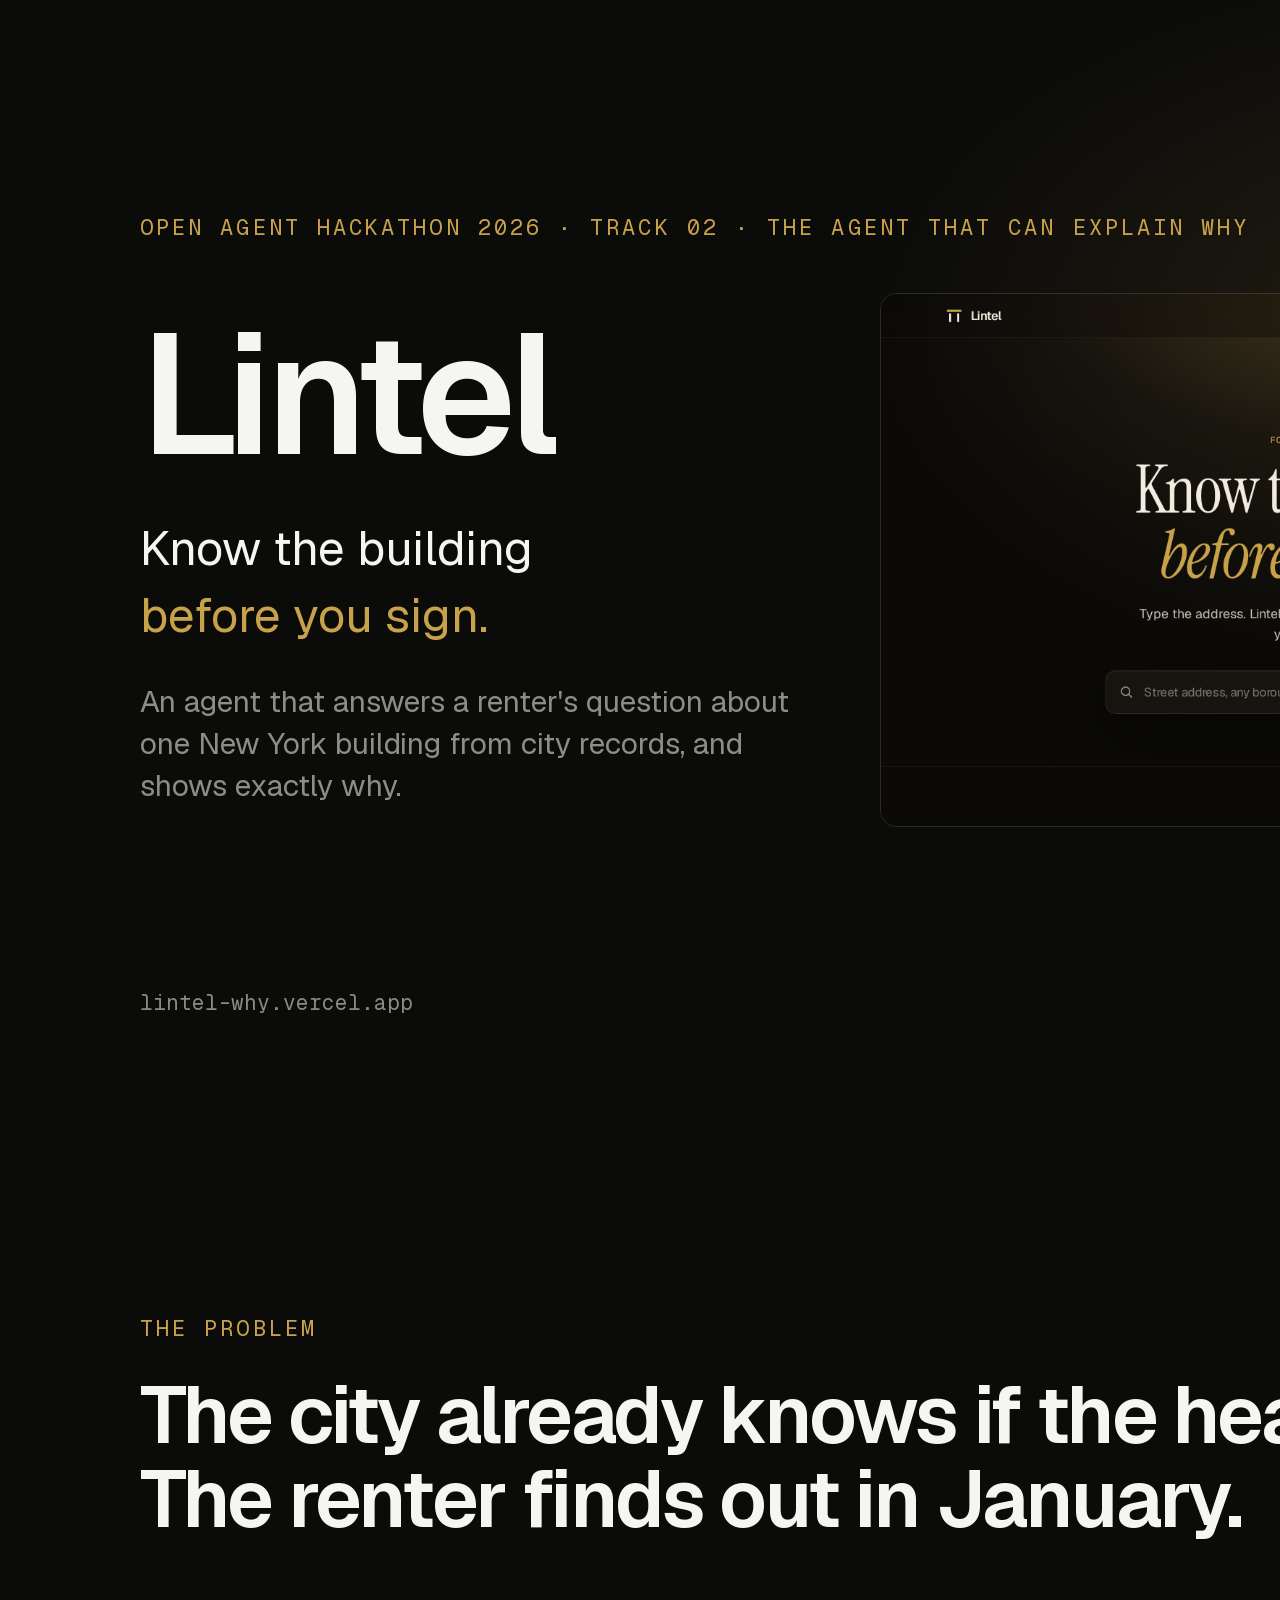
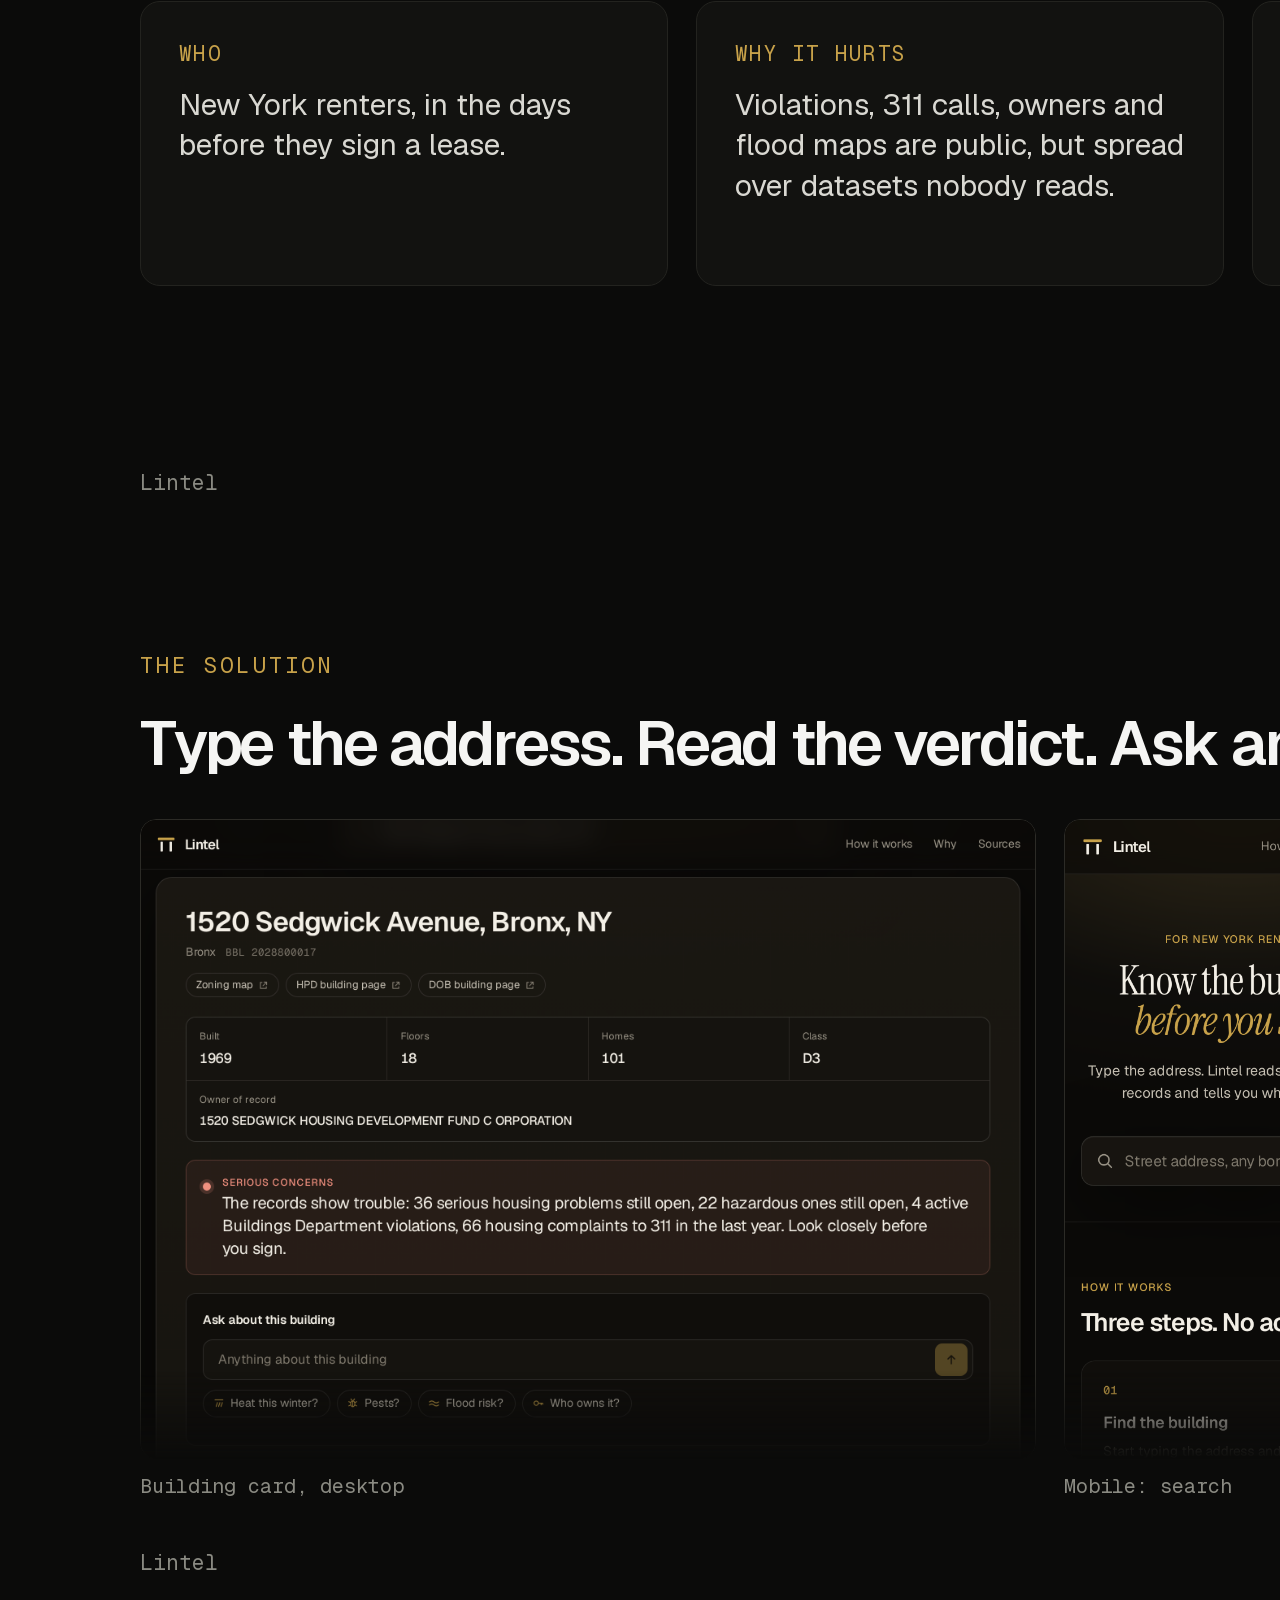
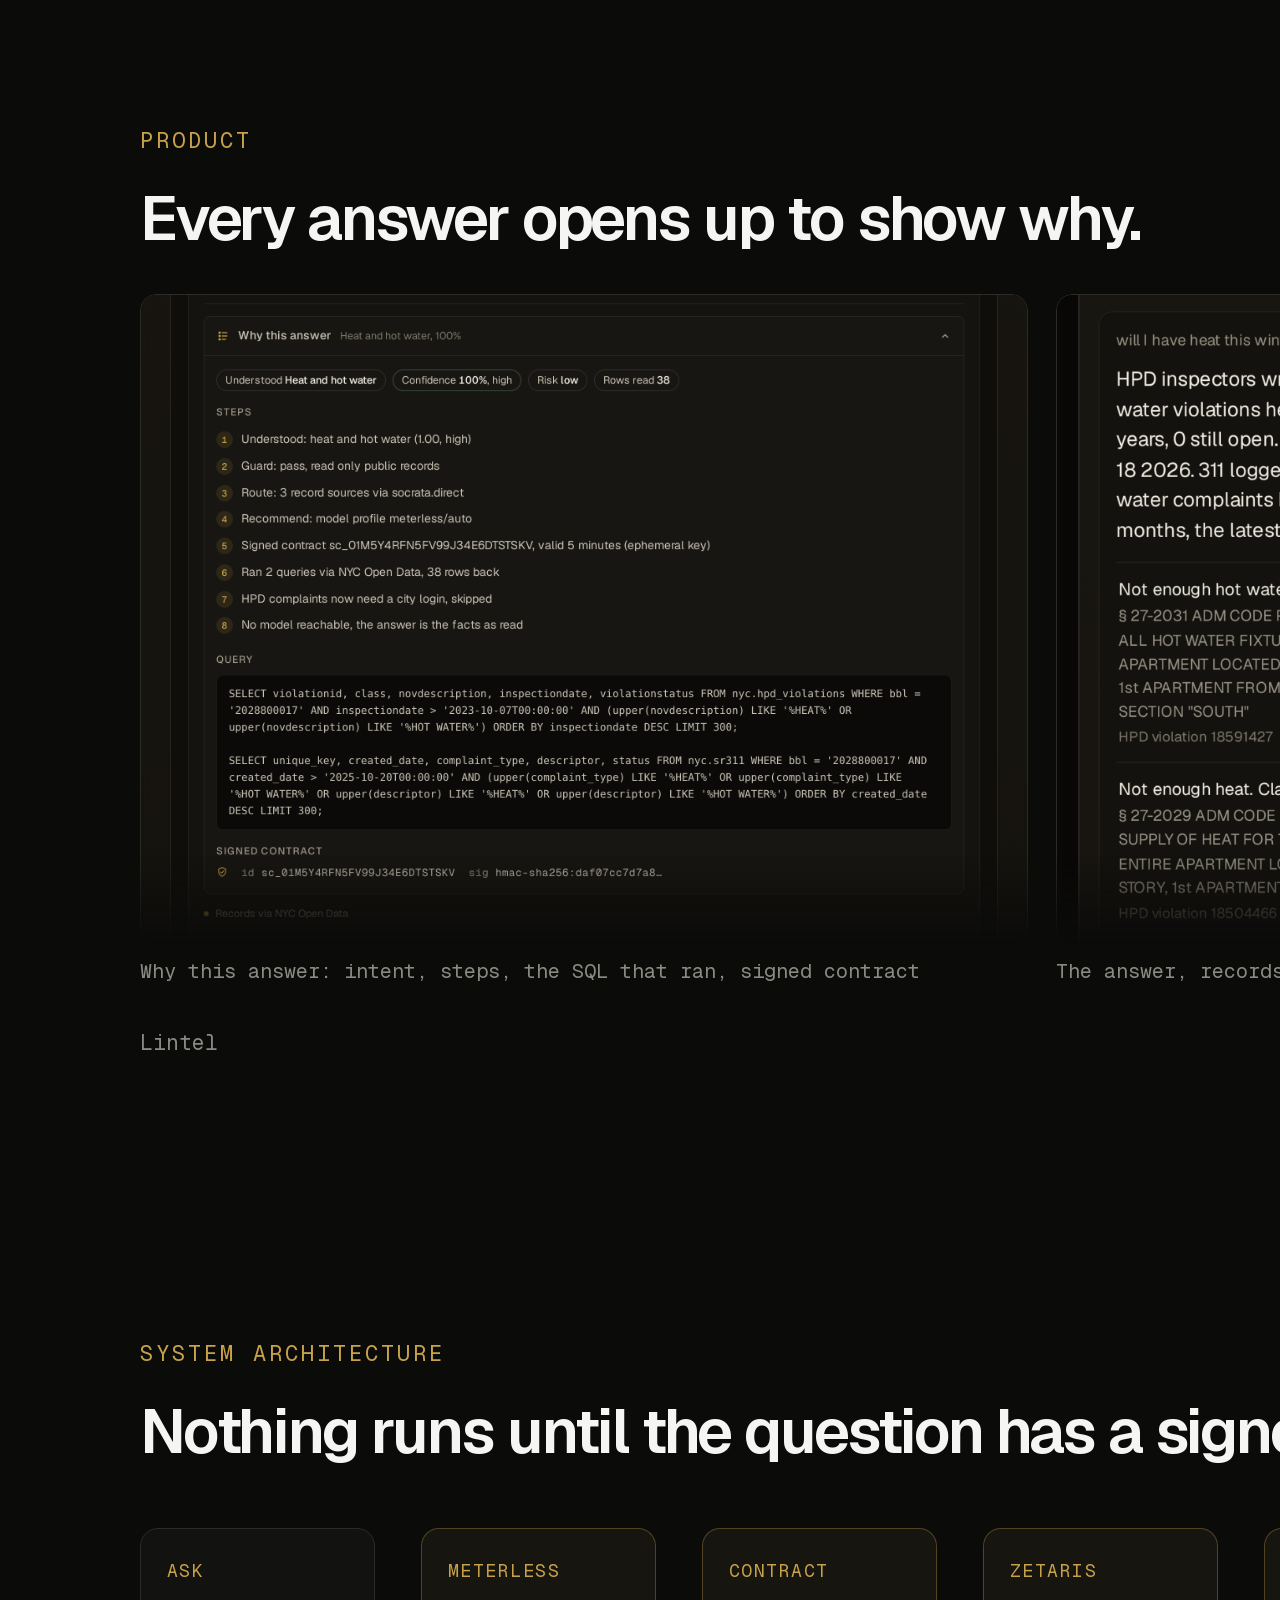
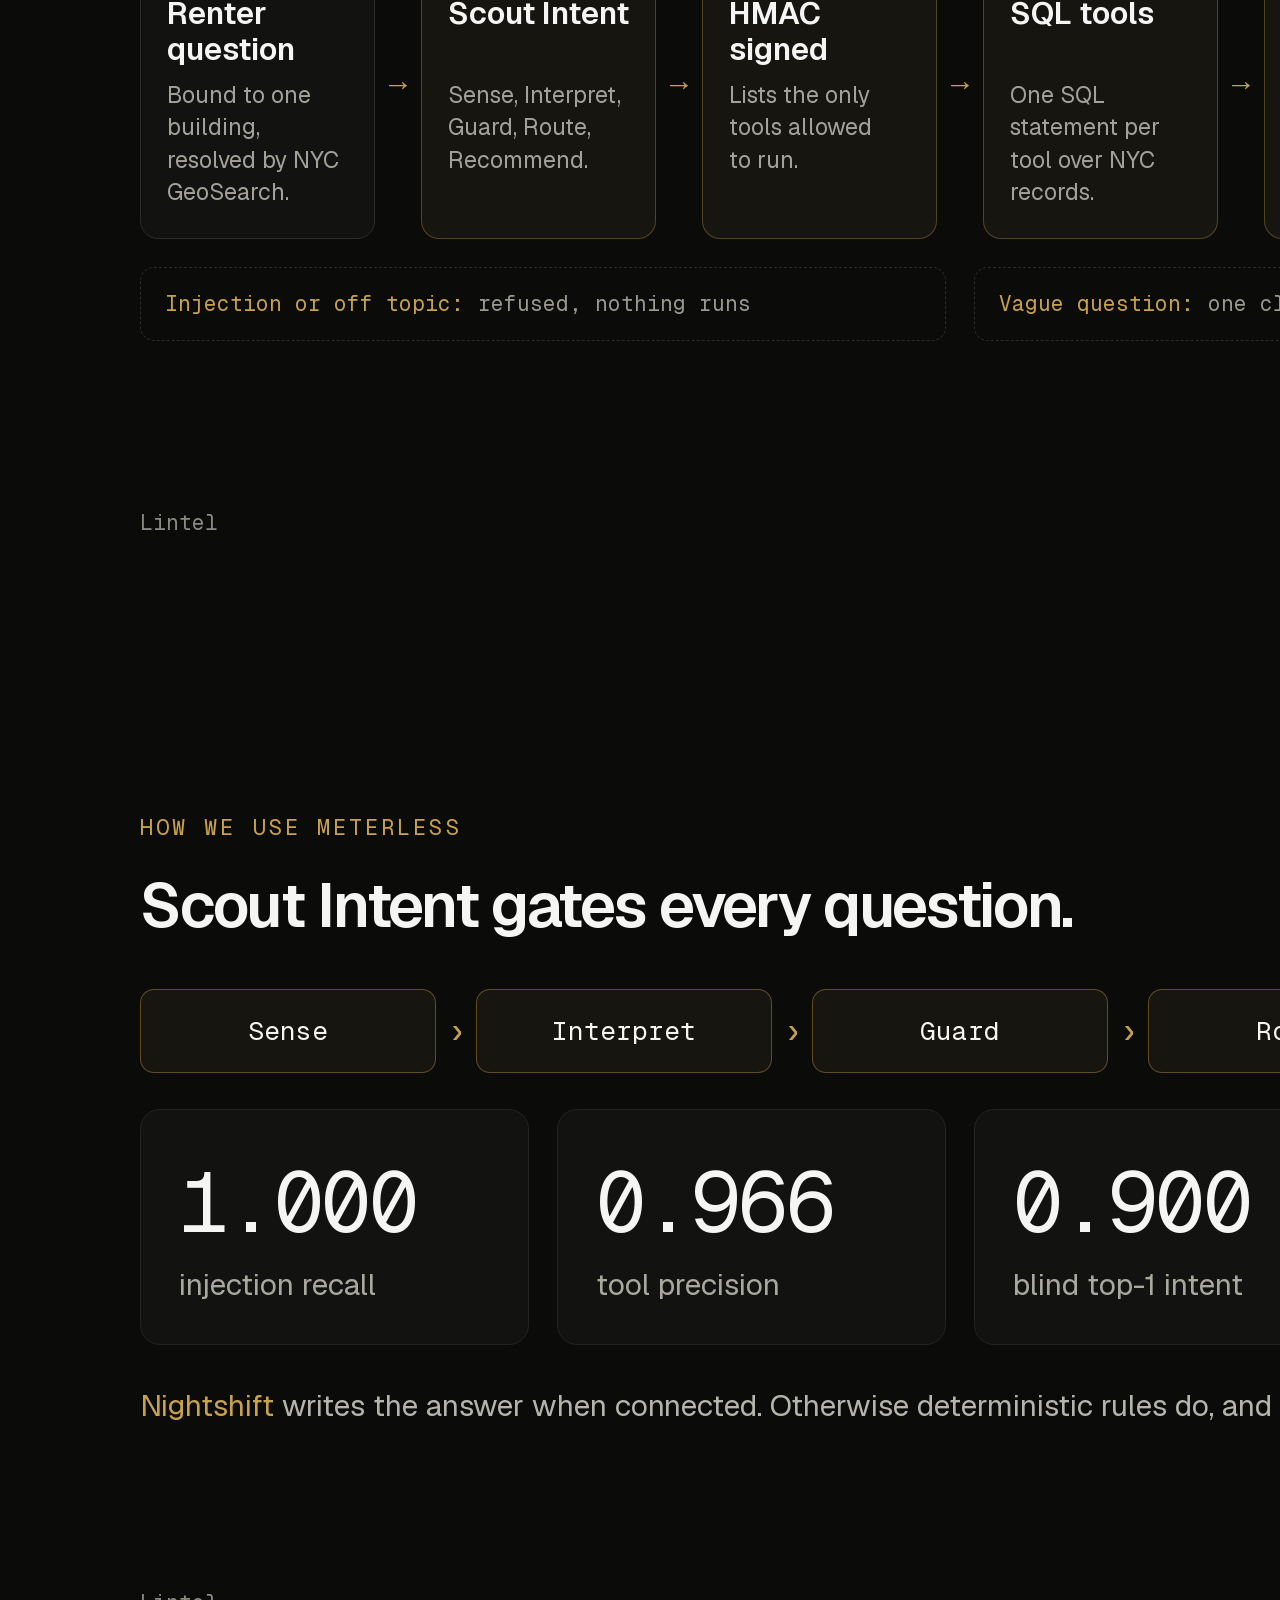
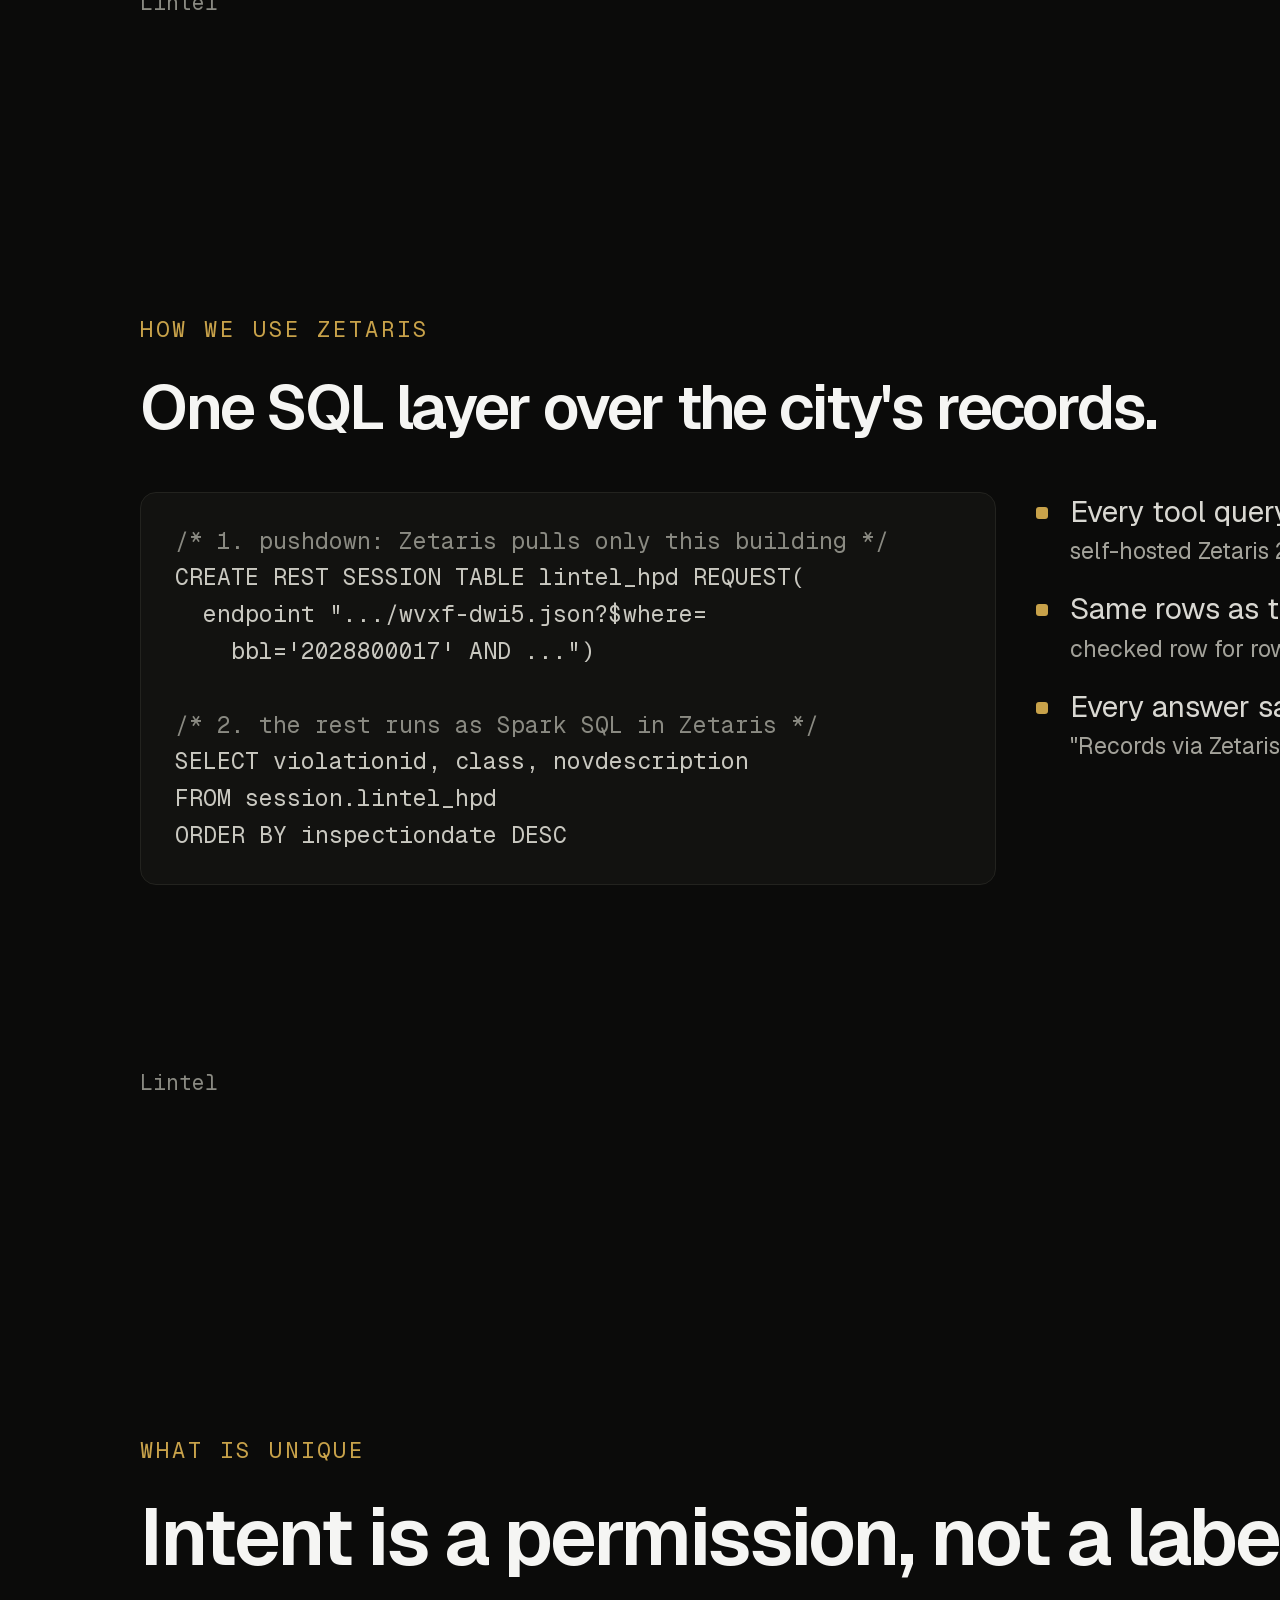
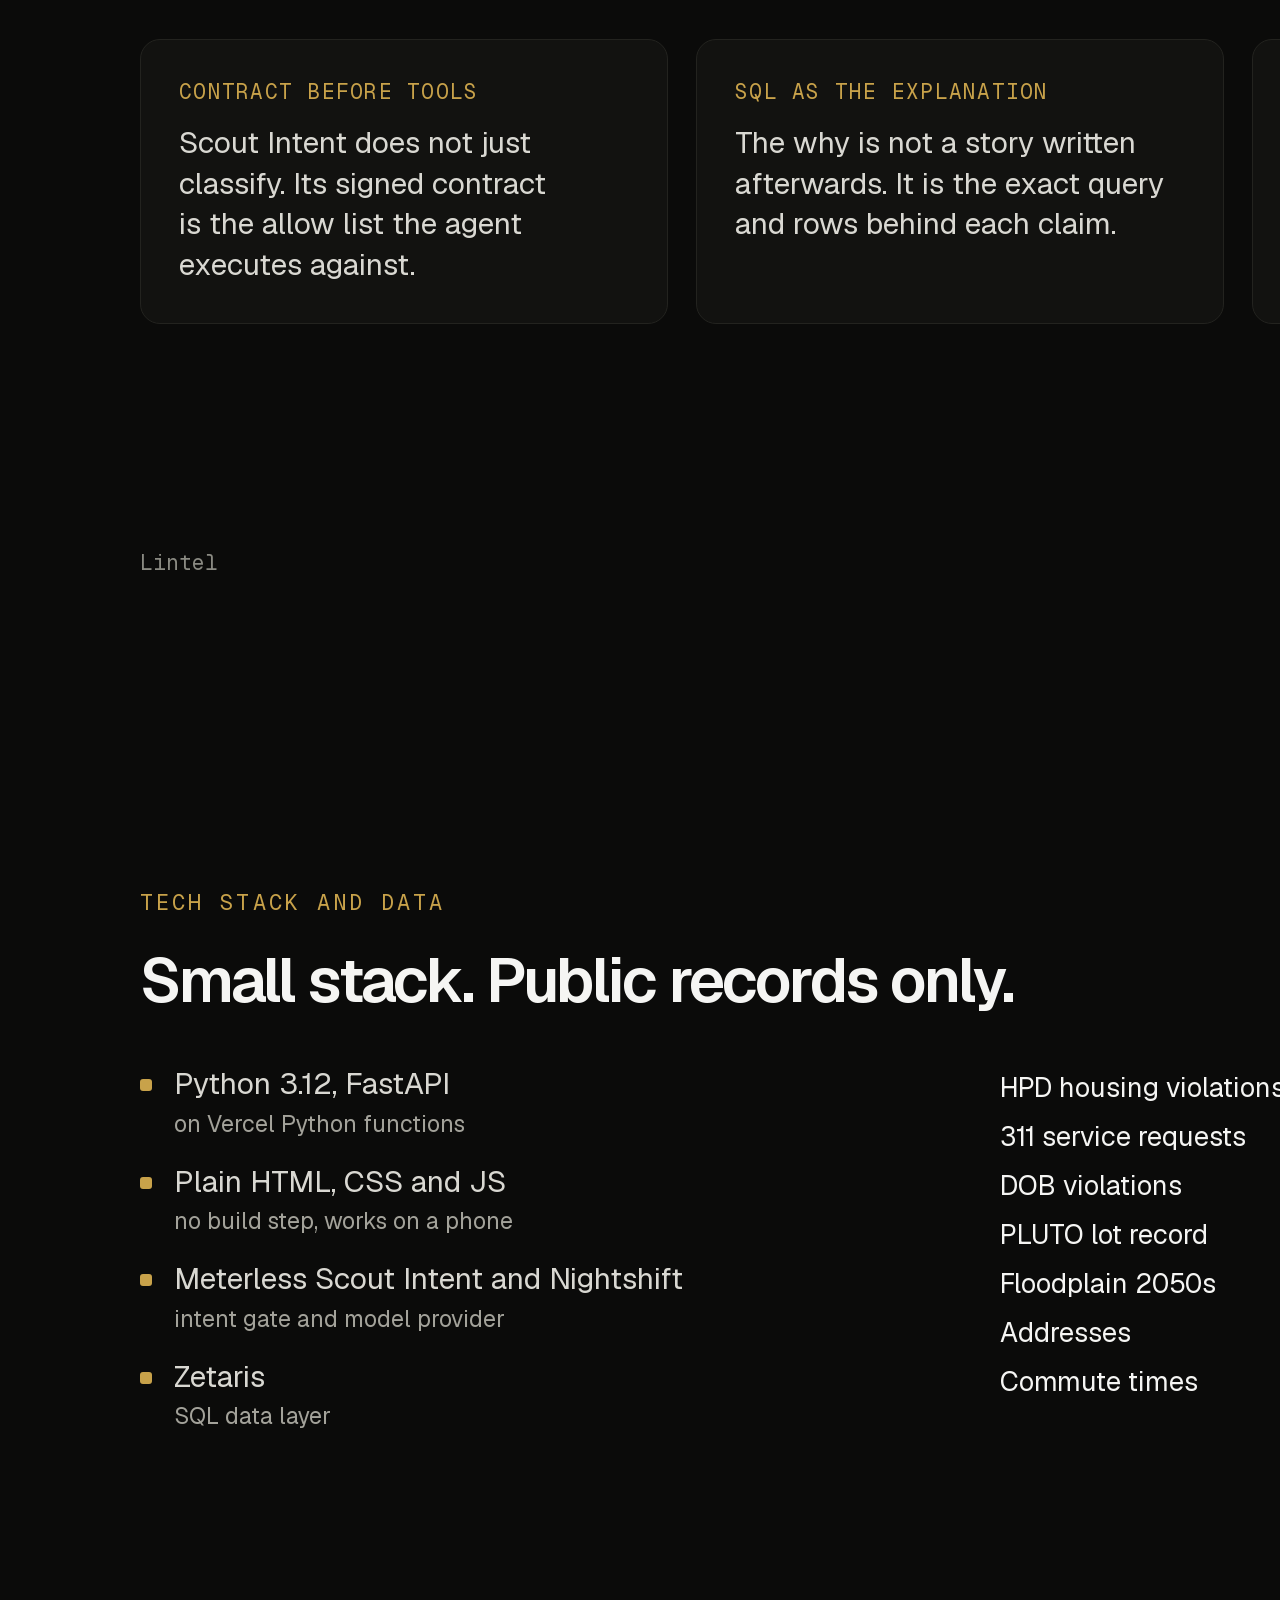
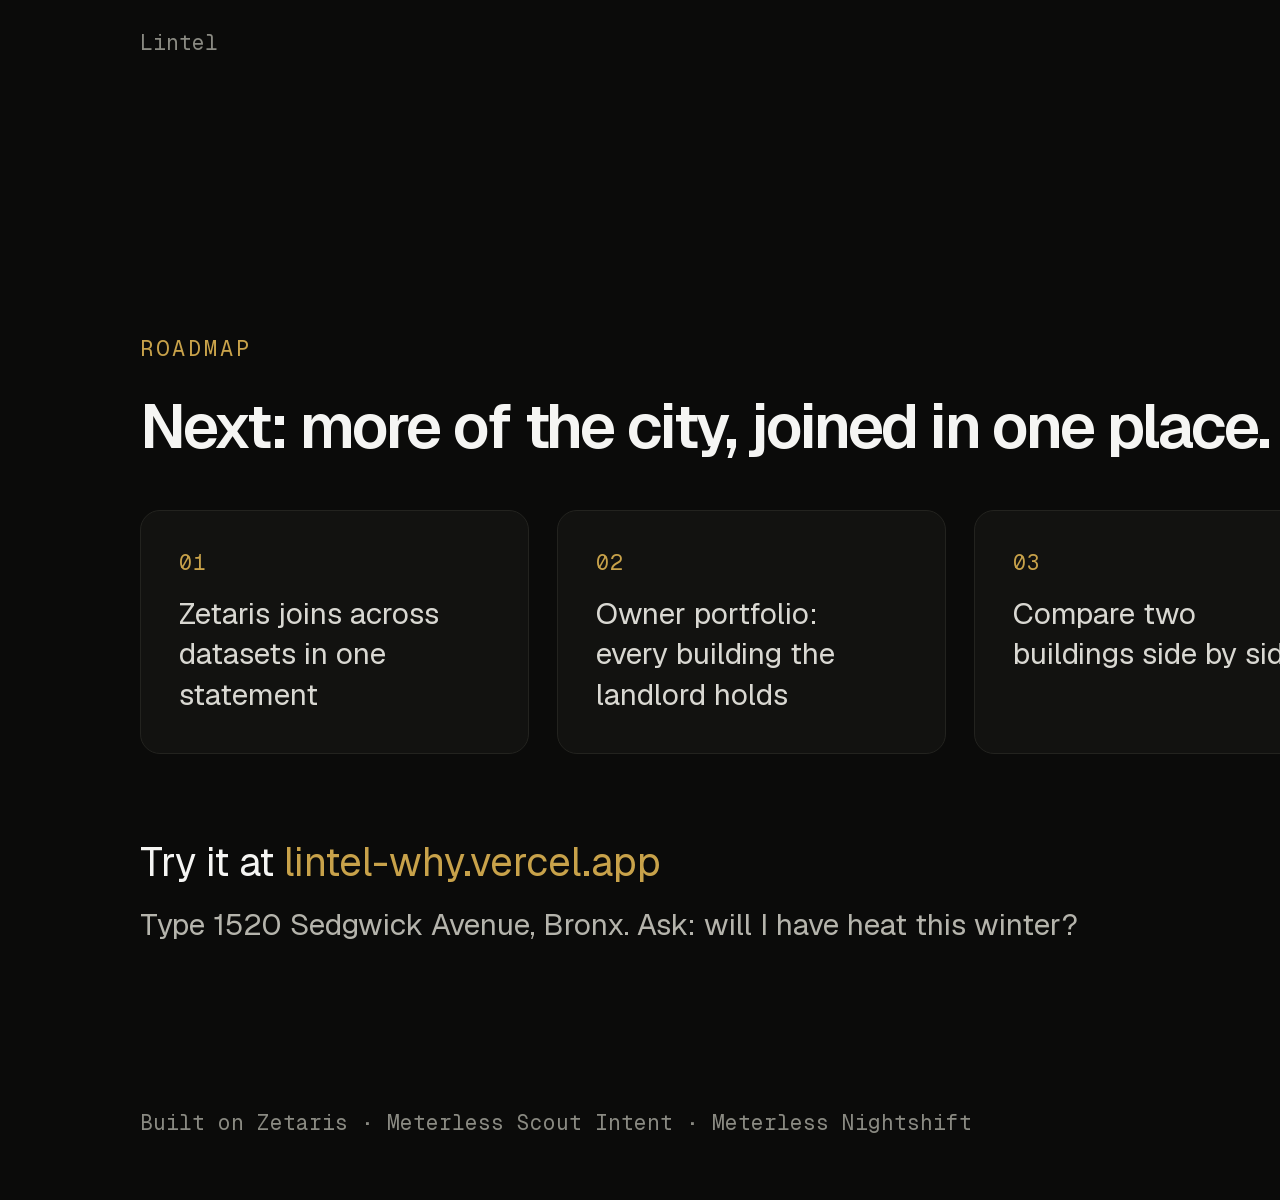
<file: deck/deck.html>
<!doctype html><html><head><meta charset="utf-8"><title>Lintel</title><style>
@font-face{font-family:G;src:url(geist.woff2)}@font-face{font-family:M;src:url(geistmono.woff2)}
@page{size:1920px 1080px;margin:0}*{box-sizing:border-box;margin:0;padding:0}
body{background:#0b0b0a;color:#f5f5f3;font-family:G}
span,p,small,div{text-wrap:pretty}
.s{width:1920px;height:1080px;padding:110px 140px 150px;position:relative;page-break-after:always;overflow:hidden;display:flex;flex-direction:column;justify-content:center}
.k{font-family:M;font-size:22px;letter-spacing:.14em;text-transform:uppercase;color:#c8a24a;margin-bottom:32px}
h1{font-size:170px;letter-spacing:-.045em;font-weight:600;line-height:.95}
h2{font-size:80px;letter-spacing:-.035em;font-weight:600;line-height:1.04;max-width:1560px}
h2.sm{font-size:62px}
p{font-size:34px;line-height:1.4;color:#8c8d88;max-width:1300px;margin-top:32px}
em{font-style:normal;color:#c8a24a}
.f{position:absolute;bottom:64px;left:140px;right:140px;display:flex;justify-content:space-between;font-family:M;font-size:21px;color:#8a8a82}
.g{display:grid;grid-template-columns:repeat(3,1fr);gap:28px;margin-top:60px}
.c{border:1px solid #23231f;border-radius:20px;padding:38px;background:#121210}
.c b{display:block;font-family:M;color:#c8a24a;font-size:21px;letter-spacing:.06em;text-transform:uppercase;margin-bottom:18px;font-weight:400}
.c span{font-size:30px;line-height:1.35;color:#d9d8d2}
.n+span{color:#a9a89f}
.n{font-family:M;font-size:84px;color:#f5f5f3;letter-spacing:-.03em;margin-bottom:8px}
.shots{display:flex;gap:28px;margin-top:44px;align-items:flex-start}
.shots img{border-radius:16px;border:1px solid #2c2b26;display:block}
.cap{font-family:M;font-size:20px;color:#8a8a82;margin-top:14px}
.glow{position:absolute;inset:0;background:radial-gradient(900px 520px at 78% 30%,rgba(200,162,74,.13),transparent 70%);pointer-events:none}
.flow{display:flex;align-items:stretch;margin-top:64px}
.node{flex:1;border:1px solid #2c2b26;border-radius:18px;background:#121210;padding:30px 26px;display:flex;flex-direction:column}
.node.hi{border-color:#c8a24a55;background:#17150f}
.node b{font-family:M;font-size:18px;letter-spacing:.08em;text-transform:uppercase;color:#c8a24a;font-weight:400;margin-bottom:14px}
.node strong{font-size:31px;font-weight:600;line-height:1.15;margin-bottom:12px;min-height:2.3em}
.node span{font-size:23px;line-height:1.4;color:#a3a29a}
.arr{width:46px;display:flex;align-items:center;justify-content:center;color:#c8a24a;font-family:M;font-size:30px;flex:none}
.side{display:flex;gap:28px;margin-top:28px}
.side div{flex:1;font-family:M;font-size:21px;color:#9a998f;border:1px dashed #2c2b26;border-radius:14px;padding:20px 24px;line-height:1.5}
.side div i{font-style:normal;color:#c8a24a;margin-right:14px}
.pipe{display:flex;gap:40px;margin-top:52px}
.pipe div{flex:1;position:relative;text-align:center;font-family:M;font-size:26px;padding:24px 0;border:1px solid #c8a24a66;border-radius:14px;color:#f5f5f3;background:#17150f}
.mono{font-family:M;font-size:23px;color:#c9c8c0;background:#121210;border:1px solid #23231f;border-radius:16px;padding:30px 34px;line-height:1.6;white-space:pre}
.mono i{font-style:normal;color:#8a8a82}
.two{display:grid;grid-template-columns:1.15fr 1fr;gap:40px;margin-top:52px;align-items:start}
.list{display:flex;flex-direction:column;gap:22px}
.list div{font-size:30px;line-height:1.35;color:#d9d8d2;padding-left:34px;position:relative}
.list div:before{content:"";position:absolute;left:0;top:15px;width:12px;height:12px;border-radius:3px;background:#c8a24a}
.list div small{display:block;font-size:23px;color:#a3a29a;margin-top:4px}
.ds{display:grid;grid-template-columns:1fr auto;gap:14px 28px;font-size:27px;margin-top:6px}
.ds span:nth-child(even){font-family:M;font-size:22px;color:#c8a24a;align-self:center}
.pipe div+div:before{content:"›";position:absolute;left:-30px;top:50%;transform:translateY(-50%);color:#c8a24a;font-size:34px}
.fade{-webkit-mask-image:linear-gradient(#000 86%,transparent);mask-image:linear-gradient(#000 86%,transparent)}
</style></head><body>

<section class="s"><div class="glow"></div><div class="k">Open Agent Hackathon 2026 · Track 02 · The Agent That Can Explain Why</div>
<div style="display:flex;gap:56px;align-items:center;margin-top:20px"><div style="flex:1"><h1>Lintel</h1><p style="font-size:48px;color:#f5f5f3;margin-top:40px">Know the building<br><em>before you sign.</em></p><p style="font-size:30px">An agent that answers a renter's question about one New York building from city records, and shows exactly why.</p></div>
<div class="shots" style="margin-top:0"><img src="crop-hero.png" style="width:900px"></div></div>
<div class="f"><span>lintel-why.vercel.app</span><span>01</span></div></section>

<section class="s"><div class="k">The problem</div><h2>The city already knows if the heat works. The renter finds out in January.</h2><div class="g">
<div class="c"><b>Who</b><span>New York renters, in the days before they sign a lease.</span></div>
<div class="c"><b>Why it hurts</b><span>Violations, 311 calls, owners and flood maps are public, but spread over datasets nobody reads.</span></div>
<div class="c"><b>Example</b><span>1520 Sedgwick Avenue, Bronx: 36 serious and 22 hazardous housing problems open. None of it is on the listing.</span></div></div><div class="f"><span>Lintel</span><span>02</span></div></section>

<section class="s" style="padding-top:70px;padding-bottom:120px"><div class="k">The solution</div><h2 class="sm">Type the address. Read the verdict. Ask anything.</h2>
<div class="shots"><div><img class="fade" src="crop-card.png" style="height:640px;width:auto"><div class="cap">Building card, desktop</div></div><div><img class="fade" src="crop-m-hero.png" style="height:640px;width:auto"><div class="cap">Mobile: search</div></div><div><img class="fade" src="shot-m-card-crop.png" style="height:640px;width:auto"><div class="cap">Mobile: verdict</div></div></div>
<div class="f"><span>Lintel</span><span>03</span></div></section>

<section class="s" style="padding-top:70px;padding-bottom:120px"><div class="k">Product</div><h2 class="sm">Every answer opens up to show why.</h2>
<div class="shots"><div><img class="fade" src="crop-why.png" style="height:650px;width:auto"><div class="cap">Why this answer: intent, steps, the SQL that ran, signed contract</div></div><div><img class="fade" src="shot-m-answer-crop.png" style="height:650px;width:auto"><div class="cap">The answer, records linked</div></div></div>
<div class="f"><span>Lintel</span><span>04</span></div></section>

<section class="s"><div class="k">System architecture</div><h2 class="sm">Nothing runs until the question has a signed contract.</h2>
<div class="flow">
<div class="node"><b>Ask</b><strong>Renter question</strong><span>Bound to one building, resolved by NYC GeoSearch.</span></div><div class="arr">→</div>
<div class="node hi"><b>Meterless</b><strong>Scout Intent</strong><span>Sense, Interpret, Guard, Route, Recommend.</span></div><div class="arr">→</div>
<div class="node hi"><b>Contract</b><strong>HMAC signed</strong><span>Lists the only tools allowed to run.</span></div><div class="arr">→</div>
<div class="node hi"><b>Zetaris</b><strong>SQL tools</strong><span>One SQL statement per tool over NYC records.</span></div><div class="arr">→</div>
<div class="node hi"><b>Writer</b><strong>Nightshift or rules</strong><span>Writes only from the rows that came back.</span></div><div class="arr">→</div>
<div class="node"><b>Out</b><strong>Answer</strong><span>With evidence links, steps, SQL and contract id.</span></div>
</div>
<div class="side"><div><i>Injection or off topic:</i>refused, nothing runs</div><div><i>Vague question:</i>one clarifying choice instead of a guess</div></div>
<div class="f"><span>Lintel</span><span>05</span></div></section>

<section class="s"><div class="k">How we use Meterless</div><h2 class="sm">Scout Intent gates every question.</h2>
<div class="pipe"><div>Sense</div><div>Interpret</div><div>Guard</div><div>Route</div><div>Recommend</div></div>
<div class="g" style="grid-template-columns:repeat(4,1fr);margin-top:36px">
<div class="c"><div class="n">1.000</div><span>injection recall</span></div><div class="c"><div class="n">0.966</div><span>tool precision</span></div><div class="c"><div class="n">0.900</div><span>blind top-1 intent</span></div><div class="c"><div class="n">0.063</div><span>clarification rate</span></div></div>
<p style="font-size:30px;margin-top:40px;color:#b5b4ac;max-width:1640px"><em>Nightshift</em> writes the answer when connected. Otherwise deterministic rules do, and the answer names which one ran.</p>
<div class="f"><span>Lintel</span><span>06</span></div></section>

<section class="s"><div class="k">How we use Zetaris</div><h2 class="sm">One SQL layer over the city's records.</h2>
<div class="two"><div class="mono"><i>/* 1. pushdown: Zetaris pulls only this building */</i>
CREATE REST SESSION TABLE lintel_hpd REQUEST(
  endpoint ".../wvxf-dwi5.json?$where=
    bbl='2028800017' AND ...")

<i>/* 2. the rest runs as Spark SQL in Zetaris */</i>
SELECT violationid, class, novdescription
FROM session.lintel_hpd
ORDER BY inspectiondate DESC</div>
<div class="list">
<div>Every tool query runs through <em>Zetaris</em>, live<small>self-hosted Zetaris 2.4.3, reached by a key-gated relay</small></div>
<div>Same rows as the city's own API<small>checked row for row on 1520 Sedgwick Ave</small></div>
<div>Every answer says what ran<small>"Records via Zetaris", or "direct" if Zetaris is ever down</small></div>
</div></div>
<div class="f"><span>Lintel</span><span>07</span></div></section>

<section class="s"><div class="k">What is unique</div><h2>Intent is a permission, not a label.</h2><div class="g">
<div class="c"><b>Contract before tools</b><span>Scout Intent does not just classify. Its signed contract is the allow list the agent executes against.</span></div>
<div class="c"><b>SQL as the explanation</b><span>The why is not a story written afterwards. It is the exact query and rows behind each claim.</span></div>
<div class="c"><b>Honest provenance</b><span>Every answer says which data path and which writer ran: Zetaris or direct, Nightshift or rules.</span></div></div><div class="f"><span>Lintel</span><span>08</span></div></section>

<section class="s"><div class="k">Tech stack and data</div><h2 class="sm">Small stack. Public records only.</h2>
<div class="two" style="grid-template-columns:1fr 1fr;gap:80px">
<div class="list">
<div>Python 3.12, FastAPI<small>on Vercel Python functions</small></div>
<div>Plain HTML, CSS and JS<small>no build step, works on a phone</small></div>
<div>Meterless Scout Intent and Nightshift<small>intent gate and model provider</small></div>
<div>Zetaris<small>SQL data layer</small></div>
</div>
<div class="ds">
<span>HPD housing violations</span><span>wvxf-dwi5</span>
<span>311 service requests</span><span>erm2-nwe9</span>
<span>DOB violations</span><span>3h2n-5cm9</span>
<span>PLUTO lot record</span><span>64uk-42ks</span>
<span>Floodplain 2050s</span><span>27ya-gqtm</span>
<span>Addresses</span><span>NYC GeoSearch</span>
<span>Commute times</span><span>Transitous</span>
</div></div>
<div class="f"><span>Lintel</span><span>09</span></div></section>

<section class="s"><div class="k">Roadmap</div><h2 class="sm">Next: more of the city, joined in one place.</h2>
<div class="g" style="grid-template-columns:repeat(4,1fr);margin-top:52px">
<div class="c"><b>01</b><span>Zetaris joins across datasets in one statement</span></div>
<div class="c"><b>02</b><span>Owner portfolio: every building the landlord holds</span></div>
<div class="c"><b>03</b><span>Compare two buildings side by side</span></div>
<div class="c"><b>04</b><span>Alerts when new violations land before move in</span></div></div>
<p style="font-size:40px;color:#f5f5f3;margin-top:80px">Try it at <em>lintel-why.vercel.app</em></p><p style="margin-top:14px;font-size:30px;color:#b5b4ac">Type 1520 Sedgwick Avenue, Bronx. Ask: will I have heat this winter?</p>
<div class="f"><span>Built on Zetaris · Meterless Scout Intent · Meterless Nightshift</span><span>10</span></div></section>
</body></html>
</file>
